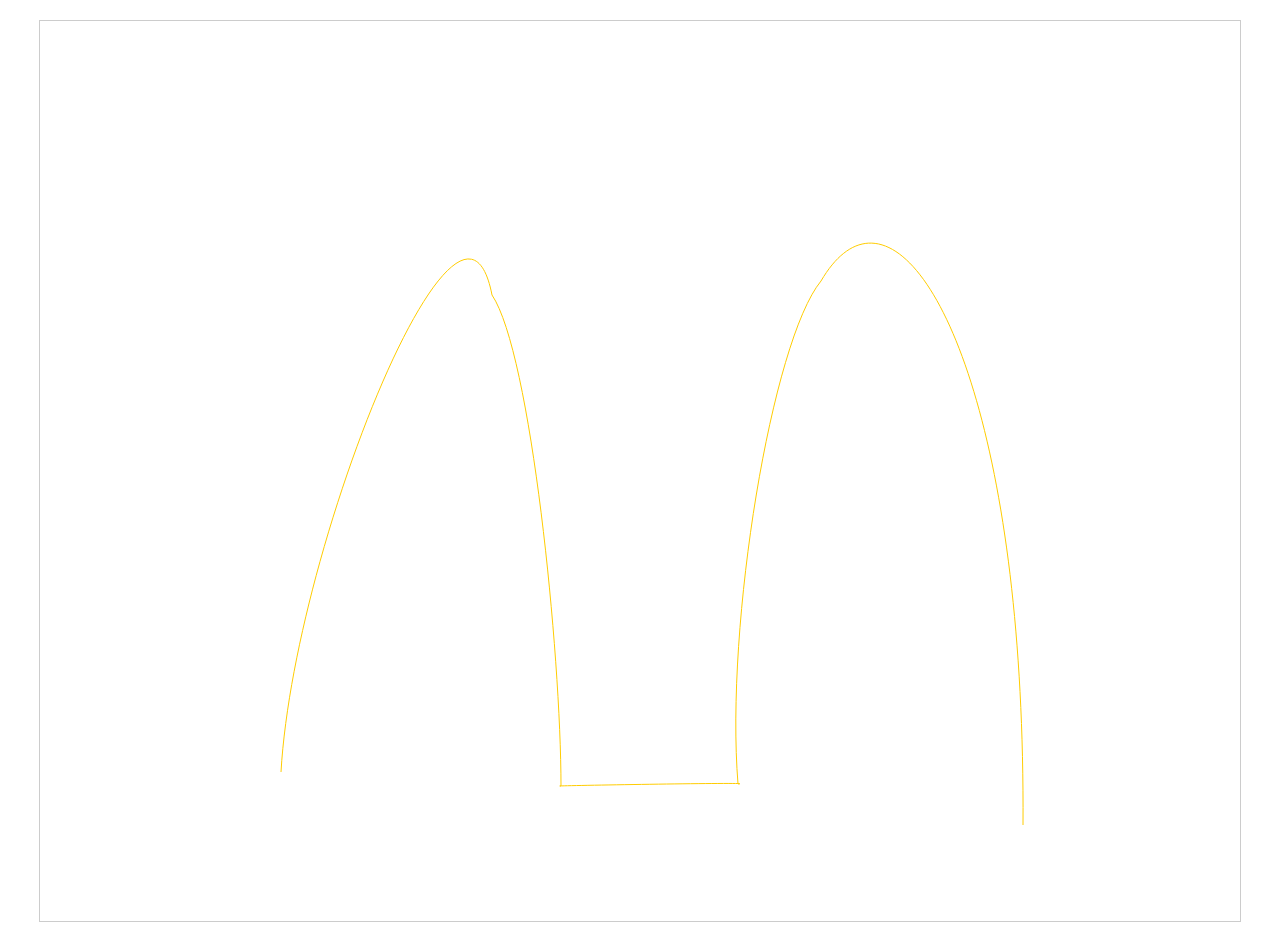
<file: Index.html>
<!DOCTYPE html>
<html lang="en">
<head>
  <meta charset="UTF-8">
  <title>McDonalds Logo Canvas</title>
  <style>
    canvas {
      border: 1px solid #ccc;
      display: block;
      margin: 20px auto;
    }
  </style>
</head>
<body>
  <canvas id="logoCanvas" width="1200" height="900"></canvas>

  <script>
    var SVGIcons = {
      "McDonalds.svg": {
        draw: function(ctx) {
        ctx.save();
        ctx.strokeStyle = "rgba(0,0,0,0)";
        ctx.miterLimit = 4;
        ctx.font = "15px ''";
        ctx.scale(1, 1);
        ctx.save();
        ctx.fillStyle = "rgb(255, 204, 0)";
        ctx.strokeStyle = "rgb(255, 204, 0)";
        ctx.beginPath();
        ctx.moveTo(781, 260);
        ctx.bezierCurveTo(857, 130, 986, 340, 983, 804);
        ctx.moveTo(781, 260)
        ctx.bezierCurveTo(732, 320, 685, 603, 698, 763);
        ctx.moveTo(521, 765)
        ctx.bezierCurveTo( 501, 765, 723, 761, 698, 763);
        ctx.moveTo(521, 765);
        ctx.bezierCurveTo(521, 633, 491, 332, 452, 274 );
        ctx.moveTo(452, 274);
        ctx.bezierCurveTo( 421, 114, 254, 525, 241, 751);
        

            
          //ctx.closePath();
          //ctx.fill();
          ctx.stroke();
          //ctx.restore();
          //ctx.restore();
        }
      }
    };

    // Register and draw
    function registerImage(name, icon) {
      var canvas = document.getElementById("logoCanvas");
      var ctx = canvas.getContext("2d");
      icon.draw(ctx);
    }

    for (var name in SVGIcons) {
      registerImage(name, SVGIcons[name]);
    }
  </script>
</body>
</html>
</file>
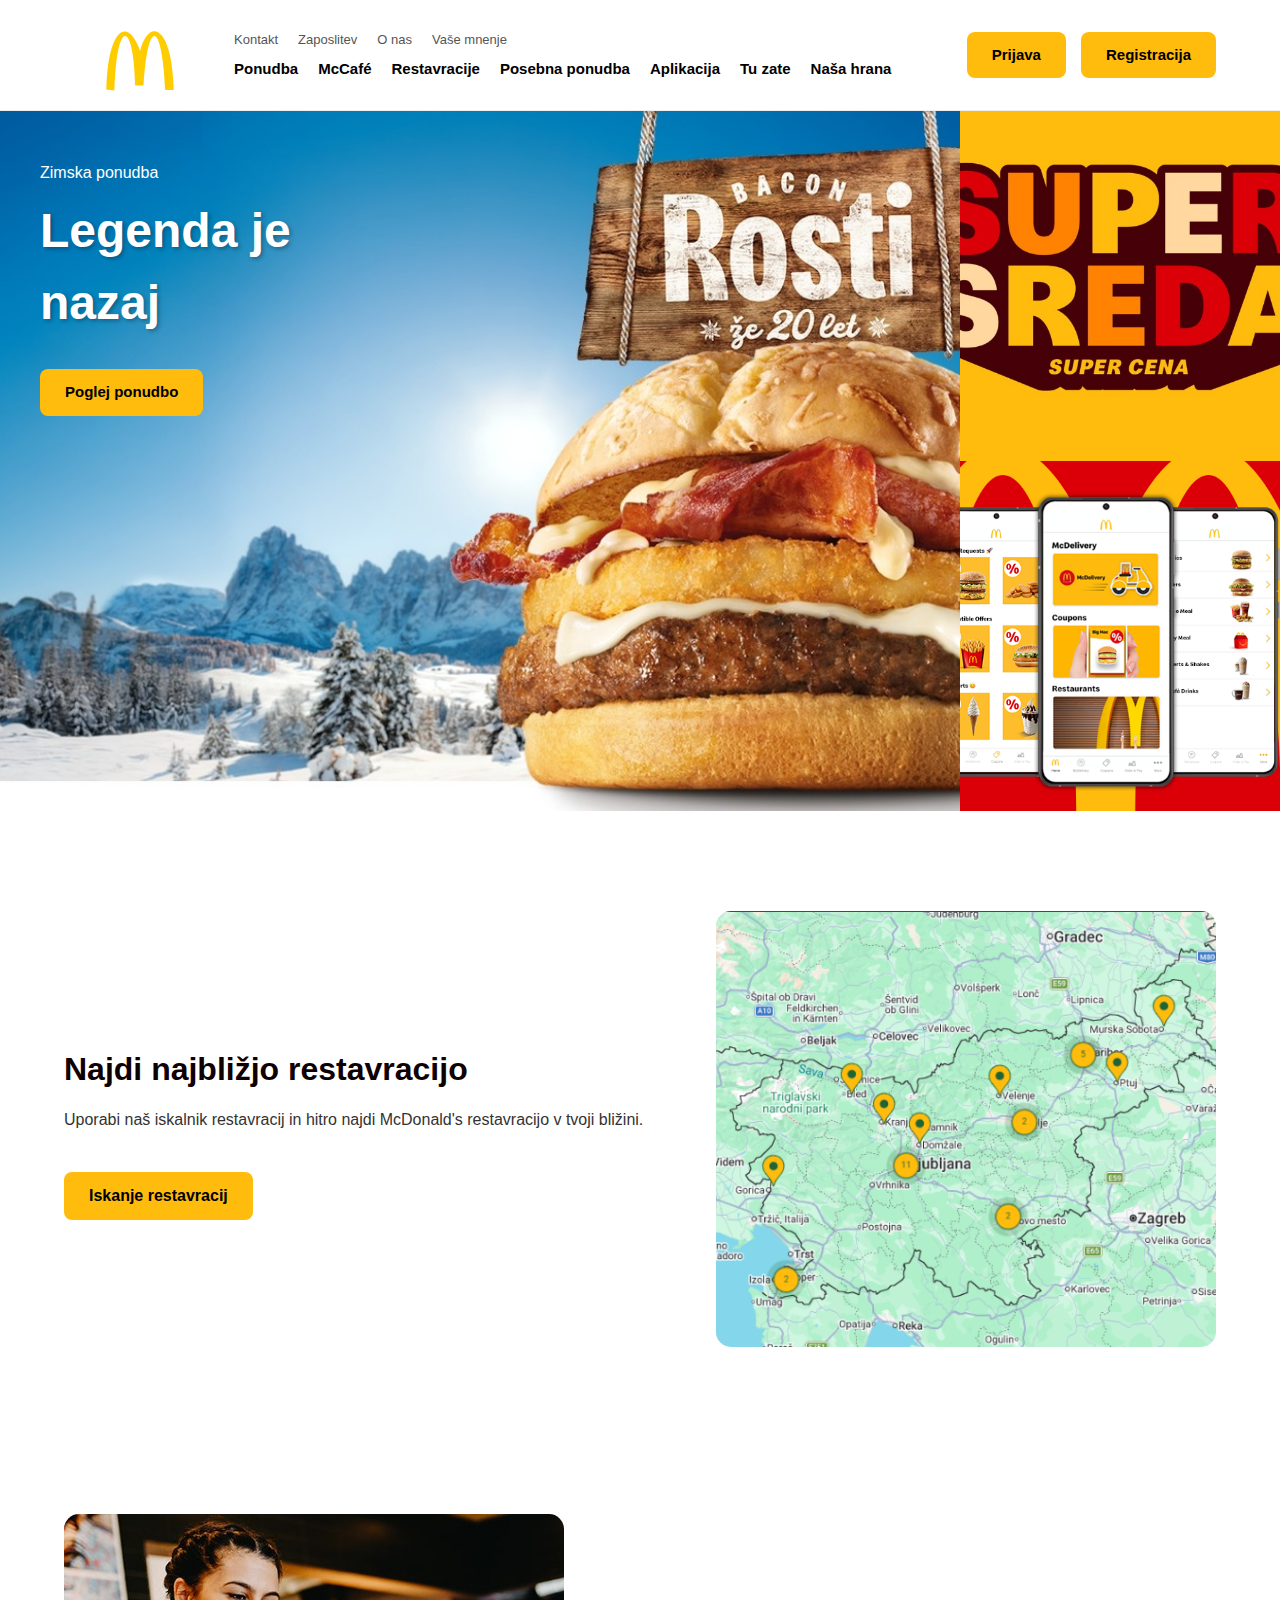
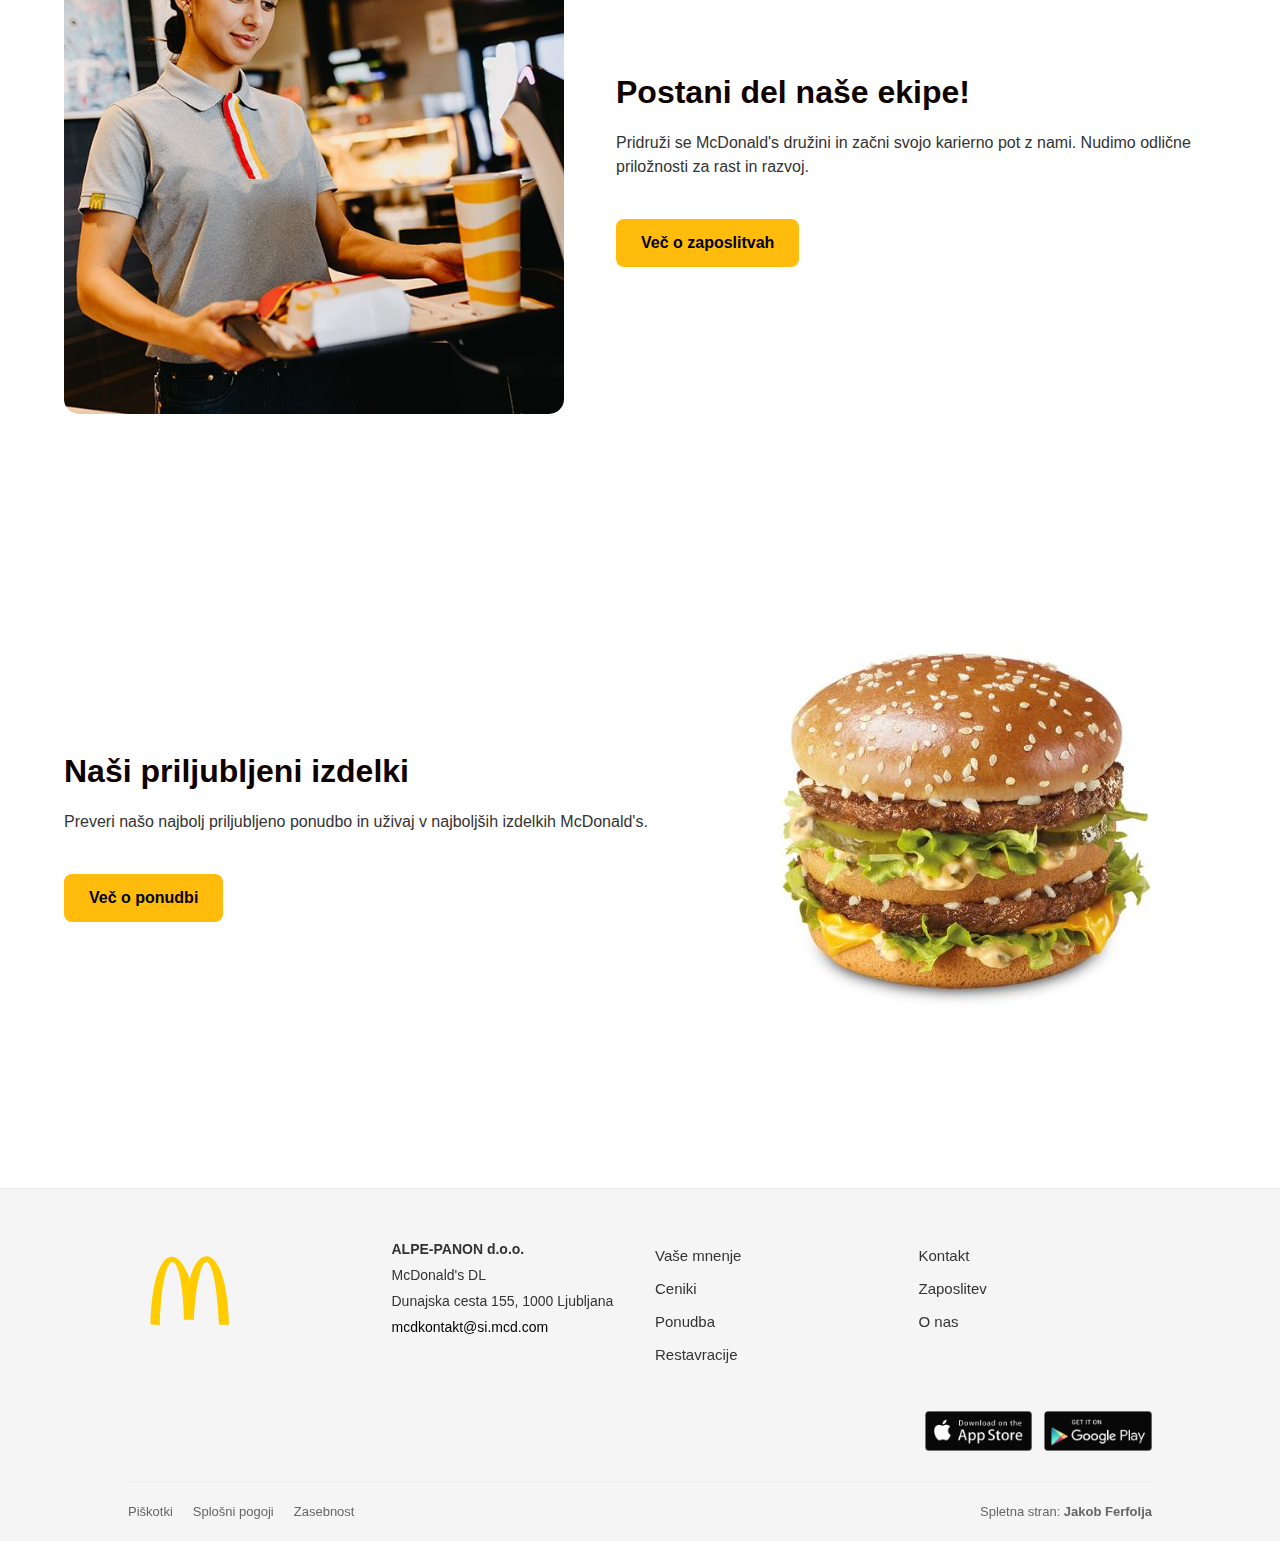
<file: index.html>
<!DOCTYPE html>
<html lang="sl">
<head>
    <meta charset="utf-8">
    <meta name="viewport" content="width=device-width, initial-scale=1.0">
    <title>McDonald's</title>
    <link rel="stylesheet" href="./css/style.css">
    <link rel="icon" href="./images/mecdonalds.ico" type="image/icon-x">
</head>
<body>

<header class="main-header">
    <div class="header-container">
        
        <div class="logo-section">
            <svg viewBox="0 0 700 450" width="120" height="80">
                <path
    fill="#ffcc00"
    d="
      M 464 402
      C 488 11, 571 18, 590 427
      C 591 428, 640 429, 640 429
      C 630 35, 490 12, 444 201
      C 375 4, 257 57, 247 428
      C 247 429, 296 431, 294 431
      C 306 12, 406 15, 415 404
      C 415 404, 465 404, 464 402
      Z
      "  />
            </svg>
        </div>

        <div class="nav-section">
            <div class="top-bar">
                <a href="#">Kontakt</a>
                <a href="#">Zaposlitev</a>
                <a href="#">O nas</a>
                <a href="#">Vaše mnenje</a>
            </div>
            <nav class="bottom-bar">
                <a href="#">Ponudba</a>
                <a href="#">McCafé</a>
                <a href="#">Restavracije</a>
                <a href="#">Posebna ponudba</a>
                <a href="#">Aplikacija</a>
                <a href="#">Tu zate</a>
                <a href="#">Naša hrana</a>
            </nav>
        </div>

        <div class="actions-section">
            <a href="login.html" class="btn-delivery">Prijava</a>
            <a href="registration.html" class="btn-delivery">Registracija</a>
        </div>


    </div>
</header>

<main>
    <section class="hero-wrapper">
            <div class="hero-main">
            <img id="hero-image" src="images/akcija3.jpg" alt="Glavna akcija slika">
            <div class="hero-content">
                <span id="hero-tag" class="tag">Zimska ponudba</span>
                <h1 id="hero-title">Legenda je <br>nazaj</h1>
                <a href="#" class="btn-yellow">Poglej ponudbo</a>
            </div>
        </div>

        <aside class="hero-side">
            <div class="side-block">
                <img src="images/sreda.jpg" alt="Super sreda">
            </div>
            <div class="side-block">
                <img src="images/aplikacija3.png" alt="Aplikacija MyMcDonalds">
            </div>
        </aside>
    </section>

   
   <section class="store-locator">
    <!-- Polovica: besedilo -->
    <div class="store-locator-text">
        <h2>Najdi najbližjo restavracijo</h2>
        <p>Uporabi naš iskalnik restavracij in hitro najdi McDonald's restavracijo v tvoji bližini.</p>
        <a href="https://www.google.com/maps/search/mcdonald's/@46.0604267,12.7019681,8z/data=!3m1!4b1?entry=ttu&g_ep=EgoyMDI2MDEyNS4wIKXMDSoASAFQAw%3D%3D" target="_blank" class="btn-yellow">Iskanje restavracij</a>
    </div>
    <!-- Polovica: slika -->
    <div class="store-locator-image">
        <img src="images/restaurant-finder.png" alt="Iskanje restavracij">
    </div>
</section>

<section class="advertise">
    <div class="advertise-image">
        <img src="images/zaposlitev.jpg" alt="Zaposlitev v McDonald's">
    </div>
    <div class="advertise-content">
        <h2>Postani del naše ekipe!</h2>
        <p>Pridruži se McDonald's družini in začni svojo karierno pot z nami. Nudimo odlične priložnosti za rast in razvoj.</p>
        <a href="login.html" class="btn-yellow">Več o zaposlitvah</a>
    </div>
</section>

<section class="food-highlights">
     <!-- Polovica: besedilo -->
    <div class="section-text">
        <h2>Naši priljubljeni izdelki</h2>
        <p>Preveri našo najbolj priljubljeno ponudbo in uživaj v najboljših izdelkih McDonald's.</p>
        <a href="https://www.mcdonalds.si/ponudba/aktualno" target="_blank" class="btn-yellow">Več o ponudbi</a>
    </div>
    <!-- Polovica: slika -->
    <div class="section-image">
        <img id="highlight-image" src="images/BigMac.jpg" alt="priljubljeni izdelki">
    </div>
</section>
   
    



</main>

<footer>
    <div class="footer-top">
        <div class="footer-logo">
            <canvas id="logo" width="140" height="90"></canvas>
        </div>
        <div class="footer-contact">
            <p><strong>ALPE-PANON d.o.o.</strong></p>
            <p>McDonald's DL</p>
            <p>Dunajska cesta 155, 1000 Ljubljana</p>
            <p><a href="mailto:mcdkontakt@si.mcd.com">mcdkontakt@si.mcd.com</a></p>
        </div>
        <div class="footer-links">
            <div>Vaše mnenje</div>
            <div>Ceniki</div>
            <div>Ponudba</div>
            <div>Restavracije</div>
        </div>
        <div class="footer-links">
            <div>Kontakt</div>
            <div>Zaposlitev</div>
            <div>O nas</div>
        </div>
    </div>

    <div class="footer-middle">
        <div class="footer-social"></div>
        <div class="footer-apps">
            <img src="images/applestore.png" alt="App Store">
            <img src="images/googleplay.png" alt="Google Play">
        </div>
    </div>

    <hr>

    <div class="footer-bottom">
        <div class="footer-bottom-links">
            <span>Piškotki</span>
            <span>Splošni pogoji</span>
            <span>Zasebnost</span>
        </div>
        <div class="footer-credit">Spletna stran: <strong>Jakob Ferfolja</strong></div>
    </div>
</footer>
<script src="./JS/menjavaSlik.js"></script>
<script src="./JS/logoCanvas.js"></script>
</body>
</html>
</file>
<file: css/style.css>
/* =========================================
   ROOT SPREMENLJIVKE
========================================= */
:root {
    --color-bg: #ffffff;
    --color-footer-bg: #f5f5f5;
    --color-text: #333333;
    --color-link: #000000;
    --color-link-hover: #ffbc0d;
    --color-btn: #ffbc0d;
    --color-btn-hover: #000000;
}

/* =========================================
   OSNOVNE NASTAVITVE
========================================= */
* {
    margin: 0;
    padding: 0;
    box-sizing: border-box;
}

body {
    font-family: 'Arial', sans-serif;
    background-color: var(--color-bg);
    color: var(--color-text);
    line-height: 1.5;
}

a {
    text-decoration: none;
    color: var(--color-link);
    transition: 0.2s;
}

a:hover {
    color: var(--color-link-hover);
}

img {
    max-width: 100%;
    height: auto;
}

/* =========================================
   HEADER
========================================= */
.main-header {
    background: var(--color-bg);
    padding: 15px 5%;
    width: 100%;
    border-bottom: 1px solid #eee;
}

.header-container {
    display: flex;
    align-items: center;
    justify-content: space-between;
    max-width: 1400px;
    margin: 0 auto;
    flex-wrap: wrap;
}

.logo-section {
    display: flex;
    align-items: center;
}

.nav-section {
    display: flex;
    flex-direction: column;
    gap: 8px;
    flex-grow: 1;
    margin-left: 50px;
}

.top-bar {
    display: flex;
    gap: 20px;
}

.top-bar a {
    color: #555;
    font-size: 13px;
}

.top-bar a:hover {
    text-decoration: underline;
}

.bottom-bar {
    display: flex;
    gap: 20px;
}

.bottom-bar a {
    color: var(--color-link);
    font-weight: 900;
    font-size: 15px;
}

.bottom-bar a:hover {
    color: var(--color-link-hover);
}

.actions-section {
    display: flex;
    align-items: center;
    gap: 15px;
}

.btn-delivery {
    background: var(--color-btn);
    color: #000;
    padding: 12px 24px;
    border-radius: 8px;
    font-weight: bold;
    font-size: 15px;
    transition: 0.3s;
}

.btn-delivery:hover {
    background: var(--color-btn-hover);
}

/* =========================================
   HERO SEKCIJA
========================================= */
.hero-wrapper {
    display: flex;
    width: 100%;
    max-width: 2070px;
    height: 700px;
    margin: 0 auto;
    overflow: hidden;
    flex-wrap: wrap;
}

.hero-main {
    flex: 3;
    position: relative;
    height: 100%;
}

.hero-main img {
    width: 100%;
    height: 100%;
    object-fit: cover;
    display: block;
}

.hero-content {
    position: absolute;
    top: 50px;
    left: 40px;
    color: white;
}

.hero-content h1 {
    font-size: 48px;
    margin: 10px 0;
    font-weight: 900;
    text-shadow: 2px 2px 4px rgba(0,0,0,0.3);
}

.btn-yellow {
    display: inline-block;
    background: var(--color-btn);
    color: #000;
    padding: 12px 25px;
    border-radius: 4px;
    font-weight: bold;
    margin-top: 20px;
}

.hero-side {
    flex: 1;
    display: flex;
    flex-direction: column;
    height: 100%;
    
}

.side-block {
    flex: 1;
    overflow: hidden;
    position: relative;
}

.side-block img {
    width: 100%;
    height: 100%;
    object-fit: cover;
    display: block;
    transition: transform 0.3s ease;
}

.side-block:hover img {
    transform: scale(1.05);
}

/* =========================================
    SEKCIJE
========================================= */
.section {
    max-width: 2070px;
    margin: 70px auto;
    min-height: 500px;
    background: var(--color-bg);
    padding: 2rem 5%;
}
/* =========================================
    ZEMLEVID SEKCIJE
========================================= */
.store-locator {
    display: flex;
    align-items: center;
    justify-content: space-between;
    gap: 40px;
    padding: 60px 5%;
    background-color: #ffffff;
    border-radius: 15px;
    max-width: 2070px;
    margin: 40px auto;
}

.store-locator-image img {
    border-radius: 15px;
    max-width: 500px;
    width: 100%;
    height: auto;
}

.store-locator-text {
    max-width: 600px;
}

.store-locator-text h2 {
    font-size: 2rem;
    margin-bottom: 15px;
    color: #0f0000;
}

.store-locator-text p {
    font-size: 1rem;
    line-height: 1.5;
    margin-bottom: 20px;
    color: #333;
}

.store-locator-text .btn-yellow {
    font-size: 1rem;
}

/* =========================================
   ADVERTISE SEKCIJA
========================================= */


.advertise {
    display: flex;
    align-items: center;
    justify-content: space-between;
    gap: 40px;
    padding: 60px 5%;
    background-color: #ffffff;
    border-radius: 15px;
    max-width: 2070px;  
    margin: 40px auto;   
}

.advertise-image img {
    border-radius: 15px;
    max-width: 500px;
    width: 100%;
    height: auto;
    
}
.advertise-content {
    max-width: 600px;
}
.advertise-content h2 {
    font-size: 2rem;
    margin-bottom: 15px;
    color: #0f0000; 
}
.advertise-content p {
    font-size: 1rem;
    line-height: 1.5;
    margin-bottom: 20px;
    color: #333;
}
.advertise-content .btn-yellow {
    font-size: 1rem;
}

/* =========================================
   HIGHLITE SEKCIJA
========================================= */

.food-highlights {
    display: flex;
    align-items: center;
    justify-content: space-between;
    gap: 40px;
    padding: 60px 5%;
    background-color: #ffffff;
    border-radius: 15px;
    max-width: 2070px;
    margin: 40px auto;
}

.food-highlights .section-image img {
    border-radius: 15px;
    max-width: 500px;
    width: 100%;
    height: auto;
}

.food-highlights .section-text {
    max-width: 600px;
}

.food-highlights .section-text h2 {
    font-size: 2rem;
    margin-bottom: 15px;
    color: #0f0000;
}

.food-highlights .section-text p {
    font-size: 1rem;
    line-height: 1.5;
    margin-bottom: 20px;
    color: #333;
}

.food-highlights .section-text .btn-yellow {
    font-size: 1rem;
}


/* =========================================
   FOOTER
========================================= */
footer {
    background-color: var(--color-footer-bg);
    padding: 50px 10% 20px 10%;
    margin: 40px auto 0 auto;
    border-top: 1px solid #eee;  
    width: 100%;
}

.footer-top {
    display: flex;
    justify-content: space-between;
    flex-wrap: wrap;
    gap: 30px;
    margin-bottom: 40px;
}

.footer-top > div {
    flex: 1;
    min-width: 200px;
}

.footer-contact p {
    margin-bottom: 5px;
    font-size: 14px;
}

.footer-links div {
    line-height: 2.2;
    font-size: 15px;
    cursor: pointer;
}

.footer-links div:hover {
    text-decoration: underline;
}

.footer-middle {
    display: flex;
    justify-content: space-between;
    align-items: center;
    margin-bottom: 30px;
}

.footer-apps {
    display: flex;
    gap: 12px;
}

.footer-apps img {
    height: 40px;
}

hr {
    border: 0;
    border-top: 1px solid #eee;
    margin-bottom: 20px;
}

.footer-bottom {
    display: flex;
    justify-content: space-between;
    font-size: 13px;
    color: #666;
    flex-wrap: wrap;
    gap: 10px;
}

.footer-bottom-links {
    display: flex;
    gap: 20px;
}

.btn-delivery,
.btn-yellow {
    background-color: var(--color-btn); /* rumena McDonald's */
    color: #000; /* črn tekst */
    padding: 12px 25px;
    border-radius: 8px;
    font-weight: bold;
    font-size: 15px;
    text-align: center;
    display: inline-block;
    transition: all 0.3s ease;
    border: none;
    cursor: pointer;
}

/* Hover efekt – zamenja barvi */
.btn-delivery:hover,
.btn-yellow:hover {
    background-color: #000; /* črno ozadje */
    color: var(--color-btn); /* rumen tekst */
}

/* =========================================
   RESPONSIVE
========================================= */
@media (max-width: 1100px) {
    .header-container {
        flex-direction: column;
        gap: 20px;
    }
    
    .nav-section {
        margin-left: 0;
        align-items: center;
    }

    .hero-wrapper {
        flex-direction: column;
        height: auto;
    }

    .hero-side {
        flex-direction: row;
    }
}

@media (max-width: 900px) {
    .hero-content {
        left: 20px;
        top: 30px;
    }
}
</file>
